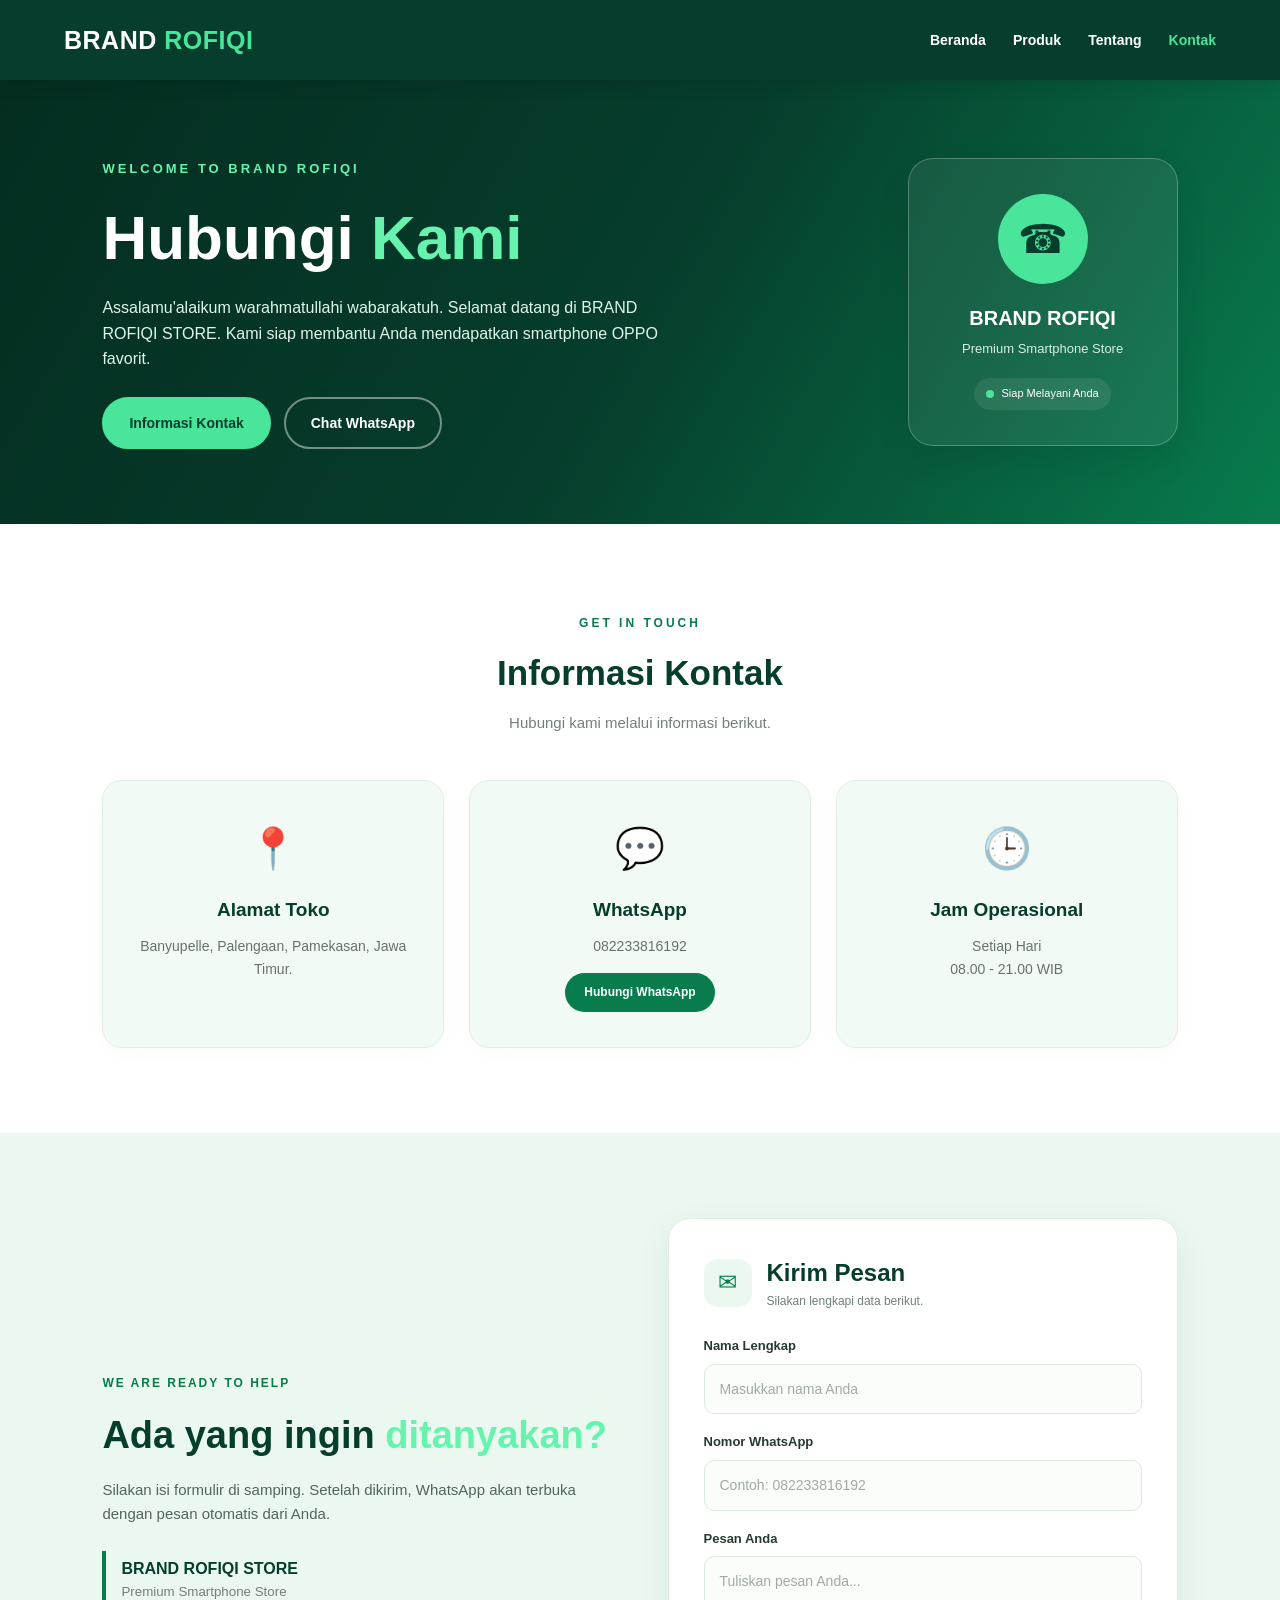
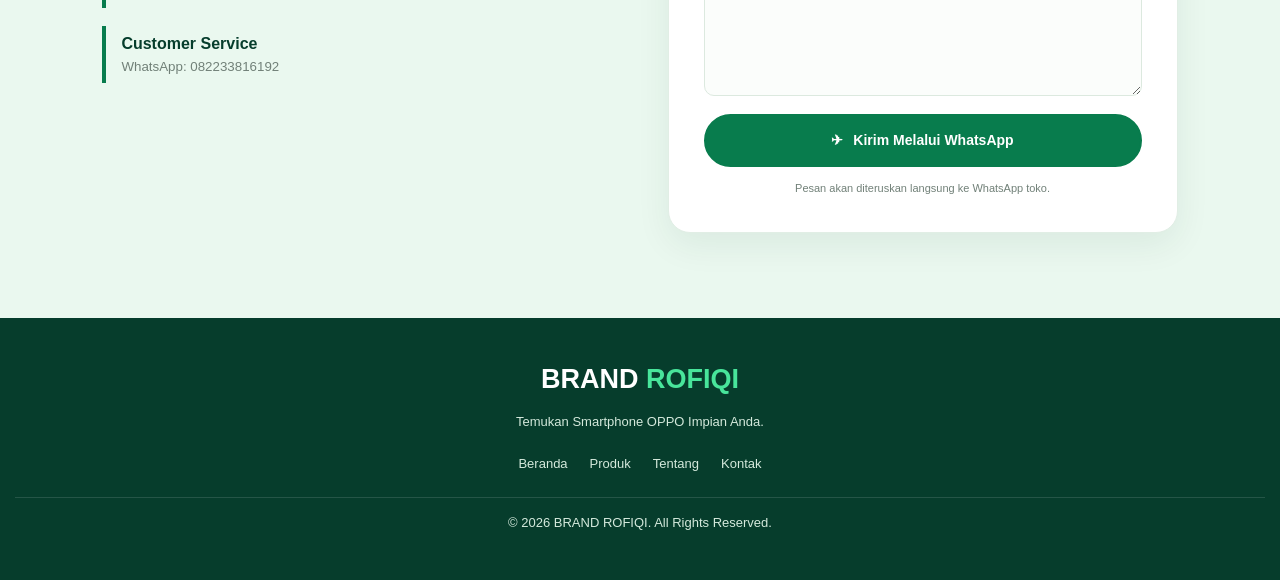
<file: kontak/index.html>
<!DOCTYPE html>
<html lang="id">
<head>
    <meta charset="UTF-8">
    <meta name="viewport" content="width=device-width, initial-scale=1.0">
    <meta name="theme-color" content="#063d2c">

    <meta name="description" content="Kontak resmi BRAND ROFIQI STORE. Hubungi kami untuk informasi dan pemesanan HP OPPO terbaru.">

    <title>Kontak Kami | BRAND ROFIQI</title>

    <link rel="stylesheet" href="style.css">
</head>

<body>

<!-- HEADER -->
<header class="header">
    <nav class="navbar">

        <a href="index.html" class="logo">
            BRAND <span>ROFIQI</span>
        </a>

        <ul class="nav-menu">
            <li><a href="index.html">Beranda</a></li>
            <li><a href="produk.html">Produk</a></li>
            <li><a href="tentang.html">Tentang</a></li>
            <li><a href="kontak.html" class="active">Kontak</a></li>
        </ul>

    </nav>
</header>

<!-- HERO -->
<section class="hero">

    <div class="hero-content">

        <span class="subtitle">WELCOME TO BRAND ROFIQI</span>

        <h1>
            Hubungi <span>Kami</span>
        </h1>

        <p>
            Assalamu'alaikum warahmatullahi wabarakatuh.
            Selamat datang di BRAND ROFIQI STORE.
            Kami siap membantu Anda mendapatkan
            smartphone OPPO favorit.
        </p>

        <div class="hero-buttons">
            <a href="#informasi" class="btn">
                Informasi Kontak
            </a>

            <a href="https://wa.me/6282233816192?text=Assalamu%27alaikum%20BRAND%20ROFIQI"
               target="_blank"
               rel="noopener"
               class="btn btn-outline">
                Chat WhatsApp
            </a>
        </div>

    </div>

    <div class="hero-icon">

        <div class="phone-icon">☎</div>

        <h3>BRAND ROFIQI</h3>

        <p>Premium Smartphone Store</p>

        <div class="online-status">
            <span></span> Siap Melayani Anda
        </div>

    </div>

</section>

<!-- INFORMASI KONTAK -->
<section class="contact-section" id="informasi">

    <div class="section-heading">
        <span>GET IN TOUCH</span>
        <h2>Informasi Kontak</h2>
        <p>Hubungi kami melalui informasi berikut.</p>
    </div>

    <div class="contact-grid">

        <!-- ALAMAT -->
        <div class="contact-card">

            <div class="contact-icon">📍</div>

            <h3>Alamat Toko</h3>

            <p>
                Banyupelle, Palengaan,
                Pamekasan, Jawa Timur.
            </p>

        </div>

        <!-- WHATSAPP -->
        <div class="contact-card">

            <div class="contact-icon">💬</div>

            <h3>WhatsApp</h3>

            <p>082233816192</p>

            <a
                href="https://wa.me/6282233816192?text=Assalamu%27alaikum%20BRAND%20ROFIQI"
                target="_blank"
                rel="noopener"
                class="small-btn">
                Hubungi WhatsApp
            </a>

        </div>

        <!-- JAM OPERASIONAL -->
        <div class="contact-card">

            <div class="contact-icon">🕒</div>

            <h3>Jam Operasional</h3>

            <p>
                Setiap Hari<br>
                08.00 - 21.00 WIB
            </p>

        </div>

    </div>

</section>

<!-- FORM PESAN -->
<section class="message-section">

    <div class="message-container">

        <div class="message-info">

            <span>WE ARE READY TO HELP</span>

            <h2>
                Ada yang ingin
                <span>ditanyakan?</span>
            </h2>

            <p>
                Silakan isi formulir di samping.
                Setelah dikirim, WhatsApp akan terbuka
                dengan pesan otomatis dari Anda.
            </p>

            <div class="info-item">
                <strong>BRAND ROFIQI STORE</strong>
                <small>Premium Smartphone Store</small>
            </div>

            <div class="info-item">
                <strong>Customer Service</strong>
                <small>WhatsApp: 082233816192</small>
            </div>

        </div>

        <!-- FORM WHATSAPP -->
        <div class="message-form">

            <div class="form-heading">
                <span class="form-icon">✉</span>

                <div>
                    <h3>Kirim Pesan</h3>
                    <p>Silakan lengkapi data berikut.</p>
                </div>
            </div>

            <form id="contactForm">

                <label for="nama">Nama Lengkap</label>

                <input
                    type="text"
                    id="nama"
                    placeholder="Masukkan nama Anda"
                    required>

                <label for="telepon">Nomor WhatsApp</label>

                <input
                    type="tel"
                    id="telepon"
                    placeholder="Contoh: 082233816192"
                    required>

                <label for="pesan">Pesan Anda</label>

                <textarea
                    id="pesan"
                    rows="5"
                    placeholder="Tuliskan pesan Anda..."
                    required></textarea>

                <button type="submit" class="btn submit-btn">
                    <span>✈</span> Kirim Melalui WhatsApp
                </button>

                <p class="form-note">
                    Pesan akan diteruskan langsung ke WhatsApp toko.
                </p>

            </form>

        </div>

    </div>

</section>

<!-- FOOTER -->
<footer class="footer">

    <h2>BRAND <span>ROFIQI</span></h2>

    <p>Temukan Smartphone OPPO Impian Anda.</p>

    <div class="footer-links">
        <a href="index.html">Beranda</a>
        <a href="produk.html">Produk</a>
        <a href="tentang.html">Tentang</a>
        <a href="kontak.html">Kontak</a>
    </div>

    <p class="copyright">
        © 2026 BRAND ROFIQI. All Rights Reserved.
    </p>

</footer>

<!-- WHATSAPP JAVASCRIPT -->
<script>

document.getElementById("contactForm").addEventListener("submit", function(e) {

    e.preventDefault();

    const nama = document.getElementById("nama").value.trim();
    const telepon = document.getElementById("telepon").value.trim();
    const pesan = document.getElementById("pesan").value.trim();

    if (!nama || !telepon || !pesan) {
        alert("Mohon lengkapi semua data!");
        return;
    }

    const nomorToko = "6282233816192";

    const isiPesan =
        "Assalamu'alaikum warahmatullahi wabarakatuh.\n\n" +
        "Halo BRAND ROFIQI STORE.\n\n" +
        "Perkenalkan, nama saya: " + nama + "\n" +
        "Nomor WhatsApp saya: " + telepon + "\n\n" +
        "Pesan saya:\n" + pesan + "\n\n" +
        "Terima kasih.\n" +
        "Wassalamu'alaikum warahmatullahi wabarakatuh.";

    const link =
        "https://wa.me/" + nomorToko +
        "?text=" + encodeURIComponent(isiPesan);

    window.open(link, "_blank");

});

</script>

</body>
</html>
</file>
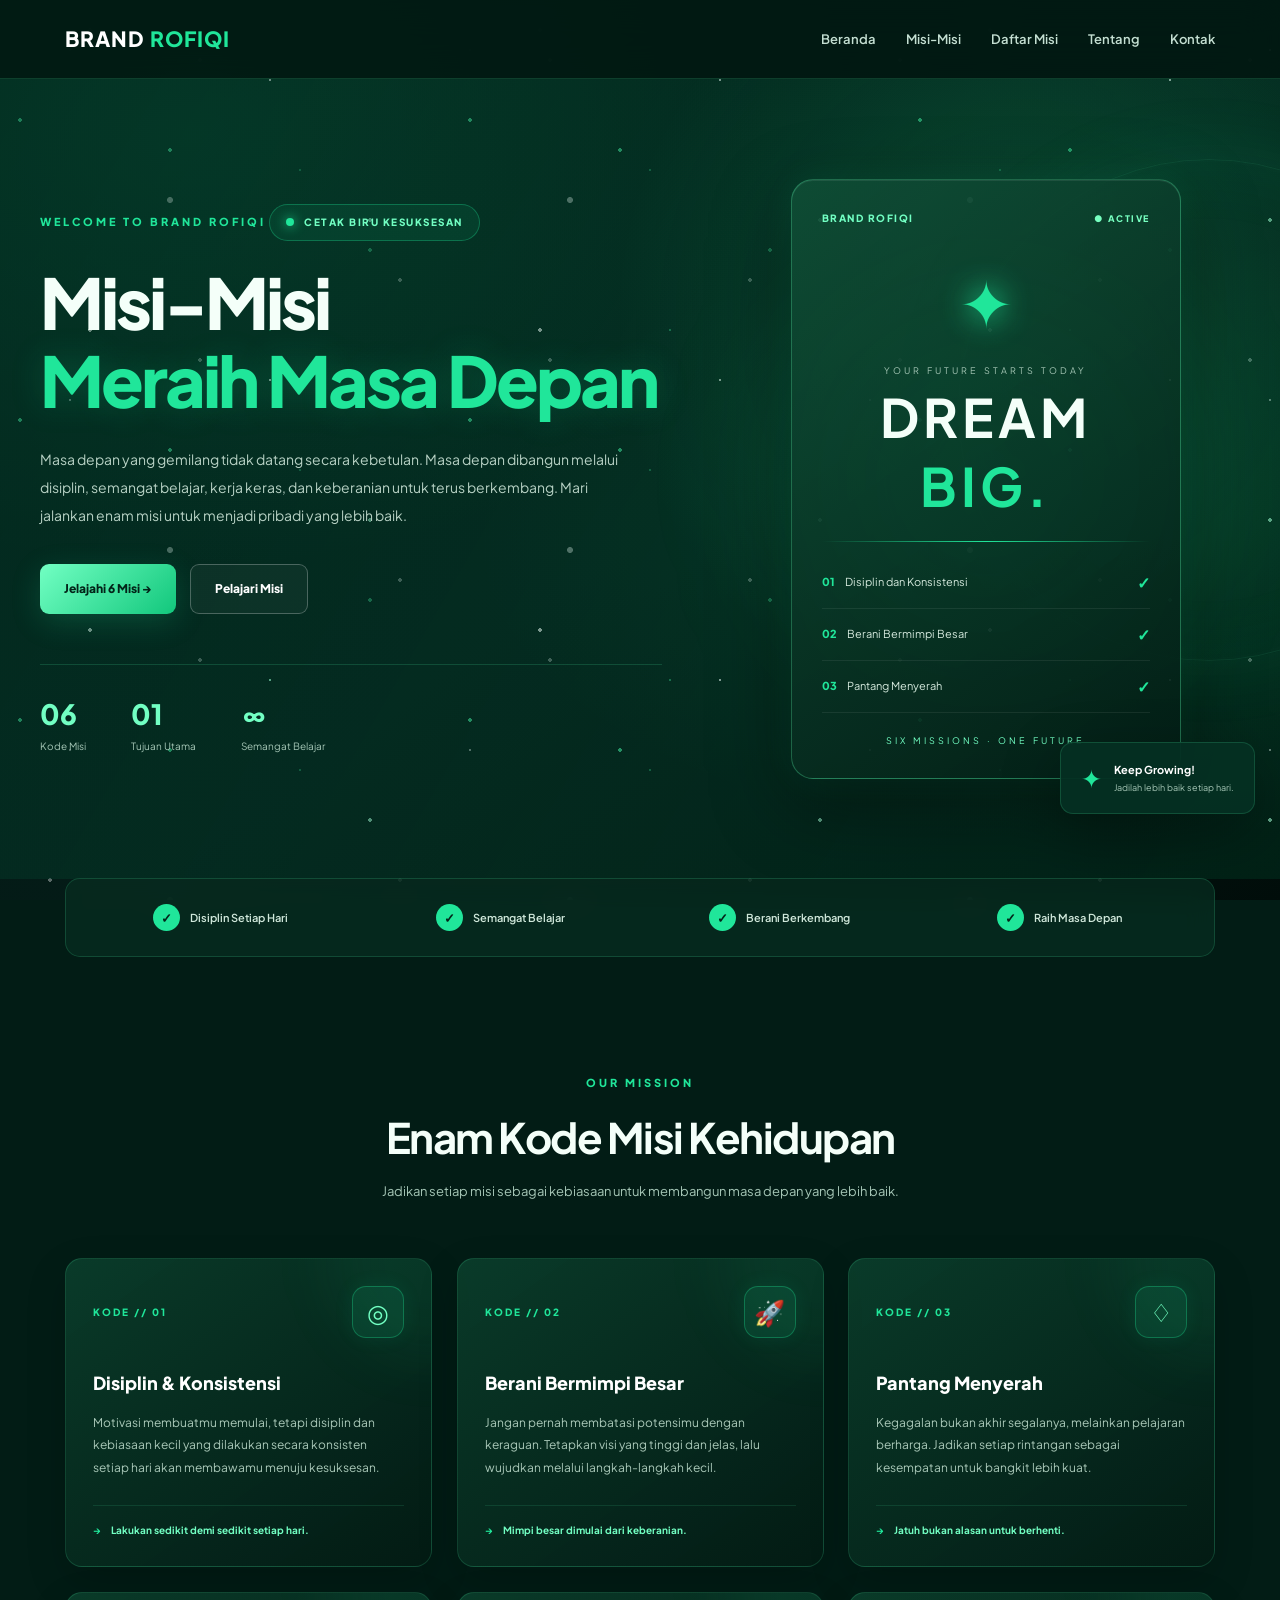
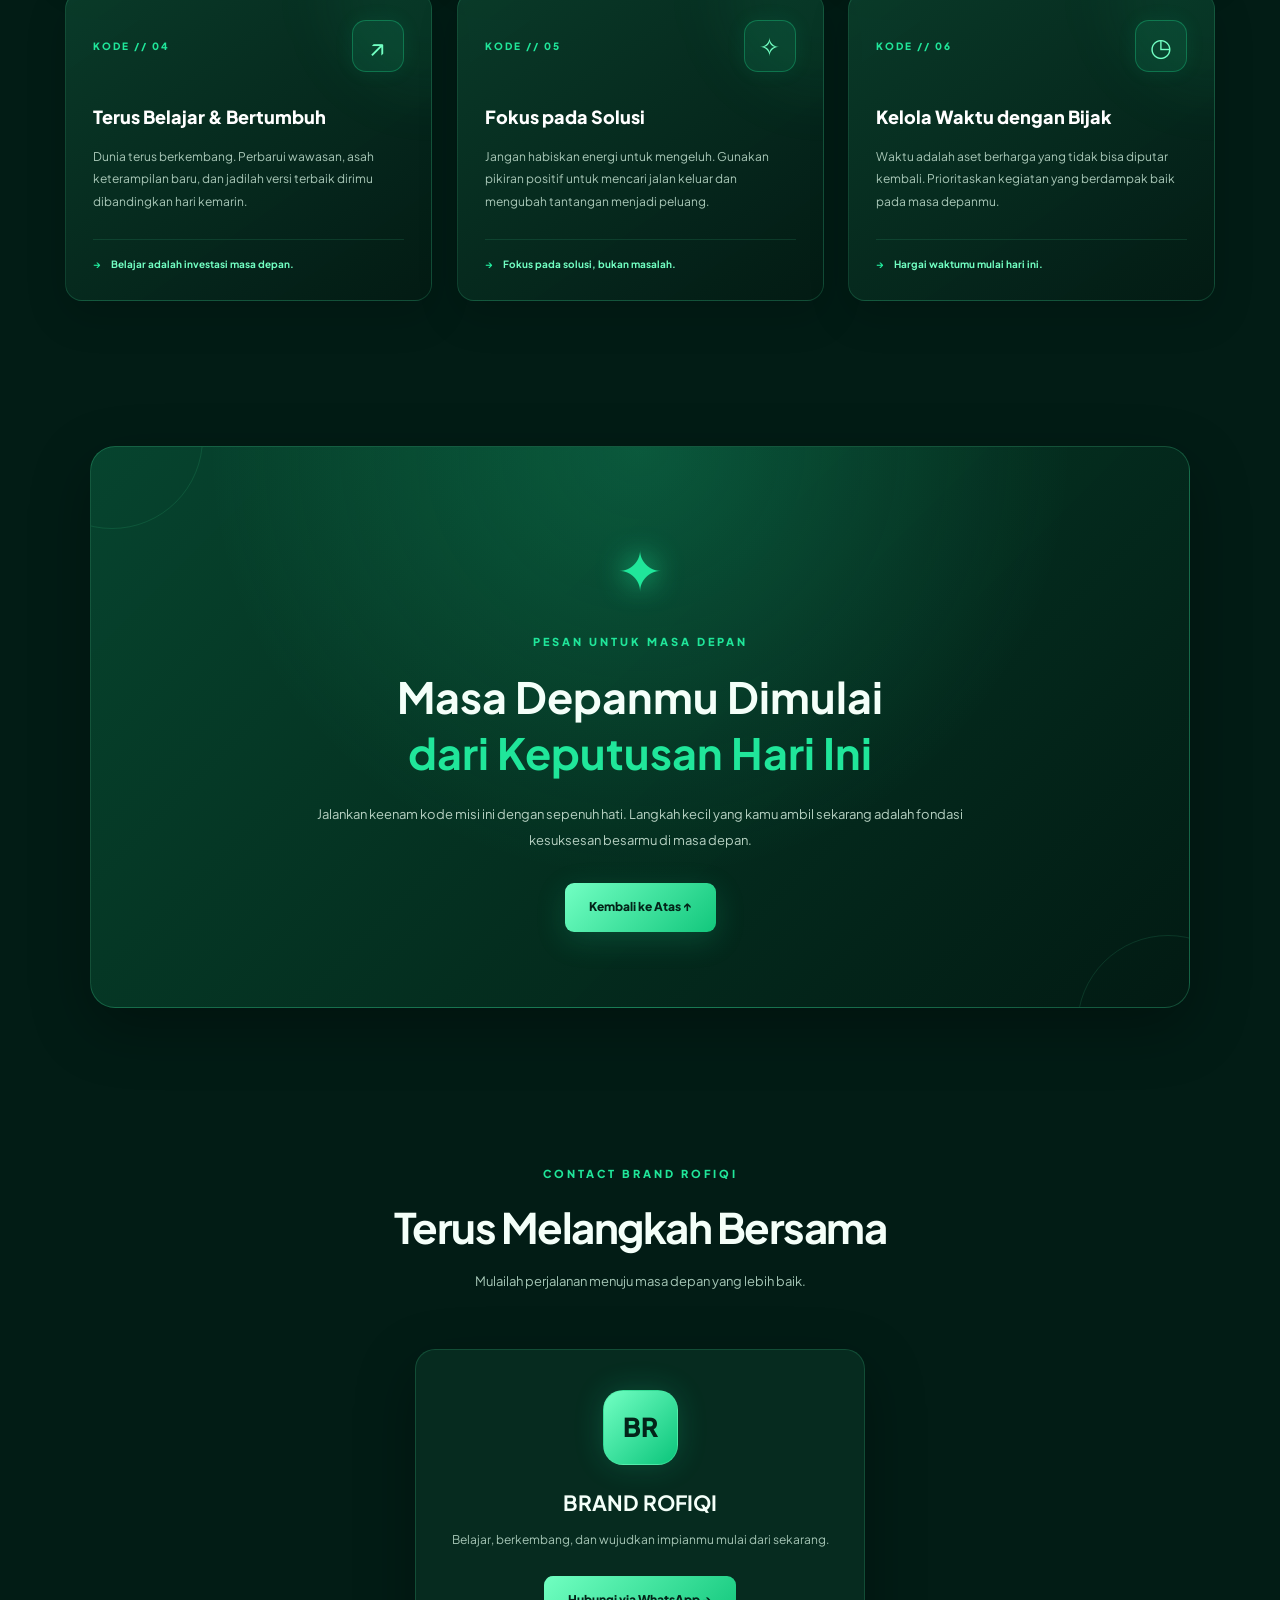
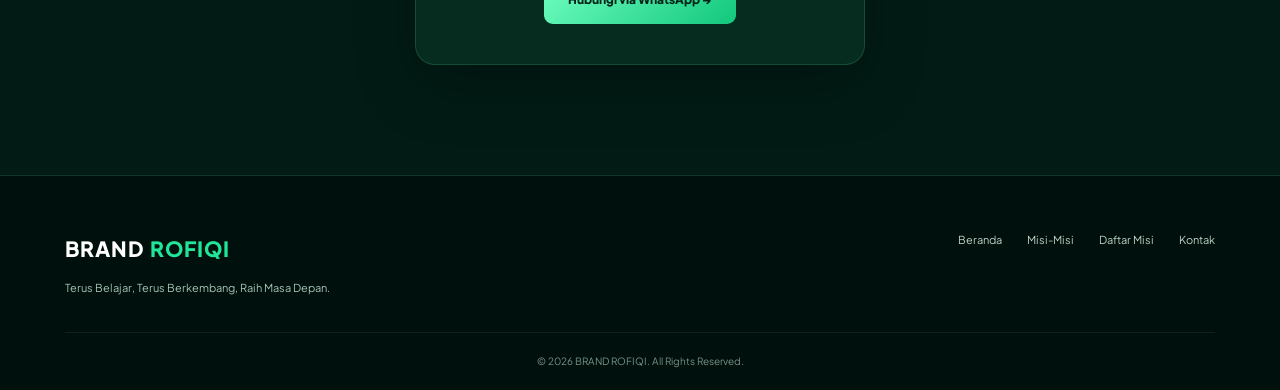
<file: misi-misi/index.html>
<!DOCTYPE html>
<html lang="id">
<head> 
    <link rel="stylesheet" href="/misi-misi/style.css">
    <meta charset="UTF-8">
    <meta name="viewport" content="width=device-width, initial-scale=1.0">
    <meta name="theme-color" content="#063d2c">
    <meta name="description" content="Enam misi motivasi BRAND ROFIQI untuk belajar, berkembang, dan meraih masa depan.">

    <title>MISI-MISI | BRAND ROFIQI</title>

    <link rel="preconnect" href="https://fonts.googleapis.com">
    <link rel="preconnect" href="https://fonts.gstatic.com" crossorigin>
    <link href="https://fonts.googleapis.com/css2?family=Plus+Jakarta+Sans:wght@400;500;600;700;800&display=swap" rel="stylesheet">

    <!-- Pastikan nama file CSS sama persis (huruf kecil semua) untuk GitHub Pages -->
    <link rel="stylesheet" href="style.css">
</head>

<body>

<!-- EFEK HUJAN BINTANG GALAXY (WAJIB ADA AGAR ANIMASI MUNCUL) -->
<div class="star-background" aria-hidden="true">
    <div class="stars stars-one"></div>
    <div class="stars stars-two"></div>
    <div class="stars stars-three"></div>
    <div class="shooting-star"></div>
    <div class="shooting-star shooting-two"></div>
    <div class="shooting-star shooting-three"></div>
</div>

<!-- HEADER -->
<header class="header">
    <div class="header-container">

        <a href="../index.html" class="logo">
            BRAND <span>ROFIQI</span>
        </a>

        <input type="checkbox" id="menu-toggle" class="menu-toggle">

        <label for="menu-toggle" class="menu-button" aria-label="Buka menu">
            <span></span>
            <span></span>
            <span></span>
        </label>

        <nav class="nav-menu">
            <a href="../index.html">Beranda</a>
            <a href="#beranda">Misi-Misi</a>
            <a href="#daftar-misi">Daftar Misi</a>
            <a href="#tentang">Tentang</a>
            <a href="#kontak">Kontak</a>
        </nav>

    </div>
</header>

<main>

<!-- HERO -->
<section class="hero" id="beranda">

    <div class="hero-container">

        <div class="hero-content">

            <span class="label">WELCOME TO BRAND ROFIQI</span>

            <div class="badge-misi">
                <span class="badge-dot"></span>
                CETAK BIRU KESUKSESAN
            </div>

            <h1>
                Misi-Misi
                <span>Meraih Masa Depan</span>
            </h1>

            <p>
                Masa depan yang gemilang tidak datang secara kebetulan.
                Masa depan dibangun melalui disiplin, semangat belajar,
                kerja keras, dan keberanian untuk terus berkembang.
                Mari jalankan enam misi untuk menjadi pribadi yang lebih baik.
            </p>

            <div class="hero-buttons">
                <a href="#daftar-misi" class="btn btn-primary">
                    Jelajahi 6 Misi →
                </a>

                <a href="#tentang" class="btn btn-outline">
                    Pelajari Misi
                </a>
            </div>

            <div class="hero-stat">
                <div>
                    <strong>06</strong>
                    <small>Kode Misi</small>
                </div>

                <div>
                    <strong>01</strong>
                    <small>Tujuan Utama</small>
                </div>

                <div>
                    <strong>∞</strong>
                    <small>Semangat Belajar</small>
                </div>
            </div>

        </div>

        <!-- ILUSTRASI HERO -->
        <div class="hero-visual">

            <div class="visual-glow"></div>

            <div class="mission-display">

                <div class="display-top">
                    <span>BRAND ROFIQI</span>
                    <span class="display-status">● ACTIVE</span>
                </div>

                <div class="display-symbol">✦</div>

                <span class="display-label">YOUR FUTURE STARTS TODAY</span>

                <h2>
                    DREAM
                    <span>BIG.</span>
                </h2>

                <div class="display-line"></div>

                <div class="display-item">
                    <span>01</span>
                    <p>Disiplin dan Konsistensi</p>
                    <b>✓</b>
                </div>

                <div class="display-item">
                    <span>02</span>
                    <p>Berani Bermimpi Besar</p>
                    <b>✓</b>
                </div>

                <div class="display-item">
                    <span>03</span>
                    <p>Pantang Menyerah</p>
                    <b>✓</b>
                </div>

                <div class="display-bottom">
                    SIX MISSIONS · ONE FUTURE
                </div>

            </div>

            <div class="floating-card">
                <span>✦</span>
                <div>
                    <strong>Keep Growing!</strong>
                    <small>Jadilah lebih baik setiap hari.</small>
                </div>
            </div>

        </div>

    </div>
</section>

<!-- KEUNGGULAN SINGKAT -->
<section class="benefit-strip">

    <div class="benefit-item">
        <span>✓</span>
        <p>Disiplin Setiap Hari</p>
    </div>

    <div class="benefit-item">
        <span>✓</span>
        <p>Semangat Belajar</p>
    </div>

    <div class="benefit-item">
        <span>✓</span>
        <p>Berani Berkembang</p>
    </div>

    <div class="benefit-item">
        <span>✓</span>
        <p>Raih Masa Depan</p>
    </div>

</section>

<!-- DAFTAR MISI -->
<section class="section missions" id="daftar-misi">

    <div class="section-heading">
        <span class="section-label">OUR MISSION</span>

        <h2>Enam Kode Misi Kehidupan</h2>

        <p>
            Jadikan setiap misi sebagai kebiasaan untuk membangun
            masa depan yang lebih baik.
        </p>
    </div>

    <div class="mission-grid">

        <!-- MISI 01 (Ditambah class mission-01) -->
        <article class="code-card mission-01">
            <div>
                <div class="card-top">
                    <span class="code-tag">KODE // 01</span>
                    <div class="icon-box">◎</div>
                </div>

                <h3>Disiplin &amp; Konsistensi</h3>

                <p>
                    Motivasi membuatmu memulai, tetapi disiplin dan
                    kebiasaan kecil yang dilakukan secara konsisten
                    setiap hari akan membawamu menuju kesuksesan.
                </p>
            </div>

            <div class="card-mantra">
                <span>→</span>
                Lakukan sedikit demi sedikit setiap hari.
            </div>
        </article>

        <!-- MISI 02 (Ditambah class mission-02) -->
        <article class="code-card mission-02">
            <div>
                <div class="card-top">
                    <span class="code-tag">KODE // 02</span>
                    <div class="icon-box">🚀</div>
                </div>

                <h3>Berani Bermimpi Besar</h3>

                <p>
                    Jangan pernah membatasi potensimu dengan
                    keraguan. Tetapkan visi yang tinggi dan jelas,
                    lalu wujudkan melalui langkah-langkah kecil.
                </p>
            </div>

            <div class="card-mantra">
                <span>→</span>
                Mimpi besar dimulai dari keberanian.
            </div>
        </article>

        <!-- MISI 03 (Ditambah class mission-03) -->
        <article class="code-card mission-03">
            <div>
                <div class="card-top">
                    <span class="code-tag">KODE // 03</span>
                    <div class="icon-box">♢</div>
                </div>

                <h3>Pantang Menyerah</h3>

                <p>
                    Kegagalan bukan akhir segalanya, melainkan
                    pelajaran berharga. Jadikan setiap rintangan
                    sebagai kesempatan untuk bangkit lebih kuat.
                </p>
            </div>

            <div class="card-mantra">
                <span>→</span>
                Jatuh bukan alasan untuk berhenti.
            </div>
        </article>

        <!-- MISI 04 (Ditambah class mission-04) -->
        <article class="code-card mission-04">
            <div>
                <div class="card-top">
                    <span class="code-tag">KODE // 04</span>
                    <div class="icon-box">↗</div>
                </div>

                <h3>Terus Belajar &amp; Bertumbuh</h3>

                <p>
                    Dunia terus berkembang. Perbarui wawasan,
                    asah keterampilan baru, dan jadilah versi
                    terbaik dirimu dibandingkan hari kemarin.
                </p>
            </div>

            <div class="card-mantra">
                <span>→</span>
                Belajar adalah investasi masa depan.
            </div>
        </article>

        <!-- MISI 05 (Ditambah class mission-05) -->
        <article class="code-card mission-05">
            <div>
                <div class="card-top">
                    <span class="code-tag">KODE // 05</span>
                    <div class="icon-box">✧</div>
                </div>

                <h3>Fokus pada Solusi</h3>

                <p>
                    Jangan habiskan energi untuk mengeluh.
                    Gunakan pikiran positif untuk mencari jalan
                    keluar dan mengubah tantangan menjadi peluang.
                </p>
            </div>

            <div class="card-mantra">
                <span>→</span>
                Fokus pada solusi, bukan masalah.
            </div>
        </article>

        <!-- MISI 06 (Ditambah class mission-06) -->
        <article class="code-card mission-06">
            <div>
                <div class="card-top">
                    <span class="code-tag">KODE // 06</span>
                    <div class="icon-box">◷</div>
                </div>

                <h3>Kelola Waktu dengan Bijak</h3>

                <p>
                    Waktu adalah aset berharga yang tidak bisa
                    diputar kembali. Prioritaskan kegiatan yang
                    berdampak baik pada masa depanmu.
                </p>
            </div>

            <div class="card-mantra">
                <span>→</span>
                Hargai waktumu mulai hari ini.
            </div>
        </article>

    </div>
</section>

<!-- PESAN MOTIVASI -->
<section class="cta-section" id="tentang">

    <div class="cta-banner">

        <div class="cta-symbol">✦</div>

        <span class="section-label">PESAN UNTUK MASA DEPAN</span>

        <h2>
            Masa Depanmu Dimulai
            <span>dari Keputusan Hari Ini</span>
        </h2>

        <p>
            Jalankan keenam kode misi ini dengan sepenuh hati.
            Langkah kecil yang kamu ambil sekarang adalah fondasi
            kesuksesan besarmu di masa depan.
        </p>

        <a href="#beranda" class="btn btn-primary">
            Kembali ke Atas ↑
        </a>

    </div>

</section>

<!-- KONTAK -->
<section class="section contact" id="kontak">

    <div class="section-heading">
        <span class="section-label">CONTACT BRAND ROFIQI</span>
        <h2>Terus Melangkah Bersama</h2>
        <p>Mulailah perjalanan menuju masa depan yang lebih baik.</p>
    </div>

    <div class="contact-card">

        <div class="contact-logo">BR</div>

        <h3>BRAND ROFIQI</h3>

        <p>
            Belajar, berkembang, dan wujudkan impianmu
            mulai dari sekarang.
        </p>

        <a href="https://wa.me/6282233816192"
           class="btn btn-whatsapp"
           target="_blank"
           rel="noopener noreferrer">
            Hubungi via WhatsApp →
        </a>

    </div>

</section>

</main>

<!-- FOOTER -->
<footer class="footer">

    <div class="footer-container">

        <div>
            <a href="../index.html" class="footer-logo">
                BRAND <span>ROFIQI</span>
            </a>

            <p>
                Terus Belajar, Terus Berkembang, Raih Masa Depan.
            </p>
        </div>

        <div class="footer-links">
            <a href="../index.html">Beranda</a>
            <a href="#beranda">Misi-Misi</a>
            <a href="#daftar-misi">Daftar Misi</a>
            <a href="#kontak">Kontak</a>
        </div>

    </div>

    <div class="copyright">
        © 2026 BRAND ROFIQI. All Rights Reserved.
    </div>

</footer>

</body>
</html>
</file>
<file: kontak/style.css>
/* ==========================================
   BRAND ROFIQI - CONTACT PAGE
   PREMIUM RESPONSIVE WEBSITE
========================================== */

/* RESET */
* {
    margin: 0;
    padding: 0;
    box-sizing: border-box;
}

:root {
    --green: #087c4d;
    --dark: #063d2c;
    --light-green: #48e59b;
    --soft-green: #eaf8ef;
    --white: #ffffff;
    --text: #18251e;
    --muted: #718078;
    --border: #e1eee5;
    --shadow: 0 12px 35px #063d2c12;
}

html {
    scroll-behavior: smooth;
    scroll-padding-top: 100px;
}

body {
    font-family: Arial, Helvetica, sans-serif;
    background: var(--white);
    color: var(--text);
    line-height: 1.6;
    overflow-x: hidden;
}

a {
    text-decoration: none;
    -webkit-tap-highlight-color: transparent;
}

button,
input,
textarea {
    font: inherit;
}

/* ==========================================
   HEADER
========================================== */

.header {
    width: 100%;
    background: var(--dark);
    position: sticky;
    top: 0;
    z-index: 1000;
    box-shadow: 0 3px 18px #00000020;
}

.navbar {
    width: 90%;
    max-width: 1250px;
    min-height: 80px;
    margin: auto;
    display: flex;
    align-items: center;
    justify-content: space-between;
    gap: 25px;
}

.logo {
    color: var(--white);
    font-size: 25px;
    font-weight: 900;
    white-space: nowrap;
    letter-spacing: .5px;
}

.logo span,
.footer span {
    color: var(--light-green);
}

.nav-menu {
    display: flex;
    align-items: center;
    gap: 27px;
    list-style: none;
}

.nav-menu a {
    color: white;
    font-size: 14px;
    font-weight: bold;
    transition: .3s;
}

.nav-menu a:hover,
.nav-menu a.active {
    color: var(--light-green);
}

/* ==========================================
   HERO
========================================== */

.hero {
    min-height: 430px;
    padding: 75px 8%;
    background: linear-gradient(
        120deg,
        #042d20,
        #063d2c,
        #087c4d
    );
    color: white;
    display: flex;
    align-items: center;
    justify-content: space-between;
    gap: 45px;
    overflow: hidden;
}

.hero-content {
    width: 65%;
    max-width: 650px;
}

.subtitle {
    color: #65f3ad;
    font-size: 13px;
    font-weight: bold;
    letter-spacing: 3px;
}

.hero h1 {
    font-size: clamp(40px, 5vw, 62px);
    line-height: 1.2;
    margin: 20px 0;
}

.hero h1 span,
.message-info h2 span {
    color: #65f3ad;
}

.hero-content p {
    max-width: 570px;
    color: #e0f5e9;
    font-size: 16px;
    margin-bottom: 25px;
}

.hero-buttons {
    display: flex;
    flex-wrap: wrap;
    gap: 13px;
}

.btn {
    display: inline-block;
    padding: 13px 25px;
    background: var(--light-green);
    color: var(--dark);
    border: 2px solid var(--light-green);
    border-radius: 30px;
    font-size: 14px;
    font-weight: bold;
    text-align: center;
    cursor: pointer;
    transition: .3s;
}

.btn:hover {
    background: white;
    border-color: white;
    transform: translateY(-3px);
}

.btn-outline {
    background: transparent;
    color: white;
    border-color: #ffffff70;
}

.btn-outline:hover {
    background: white;
    color: var(--dark);
}

/* HERO ICON */

.hero-icon {
    width: 270px;
    min-width: 230px;
    padding: 35px 20px;
    text-align: center;
    border: 1px solid #ffffff40;
    border-radius: 25px;
    background: #ffffff12;
    box-shadow: 0 15px 35px #00000015;
}

.phone-icon {
    width: 90px;
    height: 90px;
    margin: 0 auto 18px;
    display: flex;
    align-items: center;
    justify-content: center;
    background: var(--light-green);
    color: var(--dark);
    border-radius: 50%;
    font-size: 40px;
}

.hero-icon h3 {
    font-size: 20px;
    margin-bottom: 5px;
}

.hero-icon p {
    color: #d6f0e2;
    font-size: 13px;
}

.online-status {
    display: inline-flex;
    align-items: center;
    gap: 7px;
    margin-top: 18px;
    padding: 7px 12px;
    background: #ffffff15;
    border-radius: 20px;
    font-size: 11px;
}

.online-status span {
    width: 8px;
    height: 8px;
    background: #48e59b;
    border-radius: 50%;
}

/* ==========================================
   CONTACT INFORMATION
========================================== */

.contact-section {
    padding: 85px 8%;
    background: white;
}

.section-heading {
    text-align: center;
    margin-bottom: 45px;
}

.section-heading span {
    color: var(--green);
    font-size: 12px;
    font-weight: bold;
    letter-spacing: 3px;
}

.section-heading h2 {
    color: var(--dark);
    font-size: 35px;
    margin: 10px 0;
}

.section-heading p {
    color: var(--muted);
    font-size: 15px;
}

.contact-grid {
    max-width: 1200px;
    margin: auto;
    display: grid;
    grid-template-columns: repeat(3, minmax(0, 1fr));
    gap: 25px;
}

.contact-card {
    padding: 35px 22px;
    text-align: center;
    background: #f2faf5;
    border: 1px solid var(--border);
    border-radius: 20px;
    box-shadow: 0 5px 20px #00000005;
    transition: .3s;
}

.contact-card:hover {
    transform: translateY(-7px);
    box-shadow: var(--shadow);
}

.contact-icon {
    font-size: 40px;
    margin-bottom: 15px;
}

.contact-card h3 {
    color: var(--dark);
    font-size: 19px;
    margin-bottom: 10px;
}

.contact-card p {
    color: #66736a;
    font-size: 14px;
    margin-bottom: 15px;
}

.small-btn {
    display: inline-block;
    background: var(--green);
    color: white;
    padding: 10px 19px;
    border-radius: 25px;
    font-size: 12px;
    font-weight: bold;
    transition: .3s;
}

.small-btn:hover {
    background: var(--dark);
    transform: translateY(-2px);
}

/* ==========================================
   MESSAGE SECTION
========================================== */

.message-section {
    padding: 85px 8%;
    background: var(--soft-green);
}

.message-container {
    max-width: 1100px;
    margin: auto;
    display: grid;
    grid-template-columns: 1fr 1fr;
    gap: 55px;
    align-items: center;
}

.message-info > span {
    color: var(--green);
    font-size: 12px;
    font-weight: bold;
    letter-spacing: 2px;
}

.message-info h2 {
    color: var(--dark);
    font-size: 38px;
    line-height: 1.25;
    margin: 18px 0;
}

.message-info p {
    color: #53665a;
    font-size: 15px;
    margin-bottom: 25px;
}

.info-item {
    display: flex;
    flex-direction: column;
    margin-top: 18px;
    padding: 5px 0 5px 15px;
    border-left: 4px solid var(--green);
}

.info-item strong {
    color: var(--dark);
}

.info-item small {
    color: var(--muted);
}

/* ==========================================
   CONTACT FORM
========================================== */

.message-form {
    width: 100%;
    padding: 35px;
    background: white;
    border: 1px solid var(--border);
    border-radius: 22px;
    box-shadow: var(--shadow);
}

.form-heading {
    display: flex;
    align-items: center;
    gap: 15px;
    margin-bottom: 25px;
}

.form-icon {
    width: 48px;
    height: 48px;
    display: flex;
    align-items: center;
    justify-content: center;
    background: var(--soft-green);
    color: var(--green);
    border-radius: 14px;
    font-size: 23px;
}

.form-heading h3 {
    color: var(--dark);
    font-size: 24px;
}

.form-heading p {
    color: var(--muted);
    font-size: 12px;
}

.message-form label {
    display: block;
    color: #263b30;
    font-size: 13px;
    font-weight: bold;
    margin-bottom: 7px;
}

.message-form input,
.message-form textarea {
    display: block;
    width: 100%;
    padding: 13px 15px;
    margin-bottom: 18px;
    border: 1px solid #dce9df;
    border-radius: 10px;
    outline: none;
    background: #fbfdfb;
    color: var(--text);
    font-size: 14px;
    transition: .3s;
}

.message-form input:focus,
.message-form textarea:focus {
    border-color: var(--green);
    box-shadow: 0 0 0 3px #07945b15;
}

.message-form input::placeholder,
.message-form textarea::placeholder {
    color: #a0aaa3;
}

.message-form textarea {
    resize: vertical;
    min-height: 130px;
}

.submit-btn {
    display: block;
    width: 100%;
    background: var(--green);
    color: white;
    border-color: var(--green);
}

.submit-btn:hover {
    background: var(--dark);
    border-color: var(--dark);
}

.submit-btn span {
    margin-right: 6px;
}

.form-note {
    color: var(--muted);
    text-align: center;
    font-size: 11px;
    margin-top: 13px;
}

/* ==========================================
   FOOTER
========================================== */

.footer {
    padding: 40px 15px;
    text-align: center;
    background: var(--dark);
    color: white;
}

.footer h2 {
    font-size: 27px;
    margin-bottom: 10px;
}

.footer p {
    color: #d4e9dc;
    font-size: 13px;
    margin: 6px 0;
}

.footer-links {
    display: flex;
    justify-content: center;
    flex-wrap: wrap;
    gap: 22px;
    margin: 22px 0;
}

.footer-links a {
    color: #d4e9dc;
    font-size: 13px;
    transition: .3s;
}

.footer-links a:hover {
    color: var(--light-green);
}

.copyright {
    margin-top: 20px !important;
    padding-top: 15px;
    border-top: 1px solid #ffffff20;
}

/* ==========================================
   TABLET
========================================== */

@media (max-width: 900px) {

    .navbar {
        width: 94%;
        flex-wrap: wrap;
        justify-content: center;
        padding: 15px 0;
        gap: 15px;
    }

    .nav-menu {
        flex-wrap: wrap;
        justify-content: center;
        gap: 18px;
    }

    .hero {
        padding: 60px 6%;
        gap: 25px;
    }

    .hero-content {
        width: 60%;
    }

    .contact-grid {
        grid-template-columns: repeat(2, minmax(0, 1fr));
    }

    .message-container {
        gap: 30px;
    }

}

/* ==========================================
   MOBILE
========================================== */

@media (max-width: 650px) {

    html {
        scroll-padding-top: 135px;
    }

    .navbar {
        width: 94%;
        min-height: auto;
        padding: 14px 0;
        gap: 12px;
    }

    .logo {
        width: 100%;
        text-align: center;
        font-size: 23px;
    }

    .nav-menu {
        width: 100%;
        gap: 10px 17px;
    }

    .nav-menu a {
        font-size: 12px;
    }

    /* HERO */

    .hero {
        min-height: auto;
        flex-direction: column;
        text-align: center;
        padding: 55px 6%;
        gap: 35px;
    }

    .hero-content {
        width: 100%;
    }

    .hero h1 {
        font-size: clamp(34px, 9vw, 42px);
    }

    .hero-content p {
        font-size: 14px;
    }

    .hero-buttons {
        justify-content: center;
    }

    .hero-icon {
        width: 100%;
        max-width: 280px;
    }

    /* CONTACT */

    .contact-section {
        padding: 60px 6%;
    }

    .section-heading {
        margin-bottom: 30px;
    }

    .section-heading h2 {
        font-size: 28px;
    }

    .section-heading p {
        font-size: 13px;
    }

    .contact-grid {
        grid-template-columns: 1fr;
        gap: 18px;
    }

    .contact-card {
        padding: 28px 18px;
    }

    /* MESSAGE */

    .message-section {
        padding: 60px 6%;
    }

    .message-container {
        grid-template-columns: 1fr;
        gap: 30px;
    }

    .message-info {
        text-align: center;
    }

    .message-info h2 {
        font-size: 30px;
    }

    .message-info p {
        font-size: 14px;
    }

    .info-item {
        display: flex;
        text-align: left;
        width: fit-content;
        margin: 18px auto;
    }

    .message-form {
        padding: 27px 20px;
    }

    .form-heading h3 {
        font-size: 22px;
    }

    /* FOOTER */

    .footer {
        padding: 32px 15px;
    }

    .footer h2 {
        font-size: 23px;
    }

}

/* ==========================================
   SMALL MOBILE
========================================== */

@media (max-width: 380px) {

    .nav-menu {
        gap: 9px 12px;
    }

    .nav-menu a {
        font-size: 11px;
    }

    .hero h1 {
        font-size: 32px;
    }

    .hero-buttons {
        flex-direction: column;
    }

    .hero-buttons .btn {
        width: 100%;
    }

    .message-info h2 {
        font-size: 27px;
    }

    .message-form {
        padding: 22px 15px;
    }

    .btn {
        padding: 11px 18px;
        font-size: 12px;
    }

}
</file>
<file: misi-misi/style.css>
/* =====================================================
   BRAND ROFIQI - GALAXY EMERALD PREMIUM
   MISSION WEBSITE 2026
   RESPONSIVE DESKTOP / TABLET / MOBILE
   GITHUB PAGES READY
===================================================== */

/* 1. RESET */
* {
    margin: 0;
    padding: 0;
    box-sizing: border-box;
}

:root {
    --green: #20e69a;
    --green-light: #72ffc3;
    --green-dark: #078b59;
    --deep: #021c15;
    --dark: #03140f;
    --white: #f4fff9;
    --muted: #a5c6b6;
    --glass: rgba(8, 48, 35, 0.75);
    --border: rgba(72, 232, 162, 0.18);
    --shadow: 0 20px 60px rgba(0, 0, 0, 0.3);
}

html {
    scroll-behavior: smooth;
    scroll-padding-top: 90px;
}

body {
    font-family: 'Plus Jakarta Sans', sans-serif;
    background: var(--deep);
    color: var(--white);
    overflow-x: hidden;
    isolation: isolate;
    line-height: 1.7;
}

a {
    text-decoration: none;
    color: inherit;
}

button,
input {
    font: inherit;
}

::selection {
    background: var(--green);
    color: #021c15;
}

/* 2. BACKGROUND GALAXY */

body::before {
    content: "";
    position: fixed;
    inset: 0;
    z-index: -2;
    pointer-events: none;
    background:
        radial-gradient(ellipse at 15% 15%,
            rgba(12, 128, 83, 0.22), transparent 40%),
        radial-gradient(ellipse at 85% 60%,
            rgba(18, 190, 113, 0.12), transparent 40%),
        linear-gradient(145deg, #021c15, #041b17 55%, #010d0a);
}

.star-background {
    position: fixed;
    inset: 0;
    z-index: 0;
    overflow: hidden;
    pointer-events: none;
}

.stars {
    position: absolute;
    inset: -100%;
    width: 300%;
    height: 300%;
    background-repeat: repeat;
    will-change: transform;
}

.stars-one {
    background-image:
        radial-gradient(2px 2px at 20px 30px, #fff 95%, transparent),
        radial-gradient(2px 2px at 100px 150px, #48e8a2 95%, transparent),
        radial-gradient(1px 1px at 200px 80px, #fff 95%, transparent),
        radial-gradient(2px 2px at 300px 220px, #a7f3d0 95%, transparent),
        radial-gradient(2px 2px at 400px 120px, #48e8a2 95%, transparent);
    background-size: 450px 300px;
    opacity: .7;
    animation: starRainOne 35s linear infinite;
}

.stars-two {
    background-image:
        radial-gradient(2px 2px at 50px 100px, #48e8a2 95%, transparent),
        radial-gradient(1px 1px at 150px 250px, #fff 95%, transparent),
        radial-gradient(3px 3px at 250px 50px, #fff 95%, transparent),
        radial-gradient(1px 1px at 350px 180px, #48e8a2 95%, transparent);
    background-size: 400px 350px;
    opacity: .45;
    animation: starRainTwo 48s linear infinite,
               starTwinkle 4s ease-in-out infinite alternate;
}

.stars-three {
    background-image:
        radial-gradient(2px 2px at 80px 60px, #fff 95%, transparent),
        radial-gradient(1px 1px at 180px 170px, #48e8a2 95%, transparent),
        radial-gradient(2px 2px at 280px 280px, #fff 95%, transparent);
    background-size: 350px 300px;
    opacity: .35;
    animation: starRainThree 60s linear infinite;
}

@keyframes starRainOne {
    to { transform: translate(-150px, 300px); }
}

@keyframes starRainTwo {
    to { transform: translate(-100px, 350px); }
}

@keyframes starRainThree {
    to { transform: translate(-80px, 300px); }
}

@keyframes starTwinkle {
    from { opacity: .2; }
    to { opacity: .8; }
}

/* 3. METEOR */

.shooting-star {
    position: absolute;
    top: -10%;
    left: 80%;
    width: 150px;
    height: 2px;
    border-radius: 50%;
    background: linear-gradient(
        90deg,
        #fff,
        var(--green-light),
        transparent
    );
    filter: drop-shadow(0 0 8px var(--green));
    opacity: 0;
    transform: rotate(-35deg);
    animation: shootingStar 6s ease-in infinite;
}

.shooting-star::before {
    content: "";
    position: absolute;
    left: 0;
    top: 50%;
    width: 5px;
    height: 5px;
    border-radius: 50%;
    background: white;
    box-shadow: 0 0 15px 4px var(--green);
    transform: translateY(-50%);
}

.shooting-two {
    top: 20%;
    left: 110%;
    width: 180px;
    animation-delay: 2s;
    animation-duration: 7s;
}

.shooting-three {
    top: 0;
    left: 50%;
    width: 120px;
    animation-delay: 4s;
    animation-duration: 8s;
}

@keyframes shootingStar {
    0% {
        opacity: 0;
        transform: translate(0, 0) rotate(-35deg);
    }
    10%, 55% {
        opacity: 1;
    }
    75%, 100% {
        opacity: 0;
        transform: translate(-850px, 550px) rotate(-35deg);
    }
}

/* 4. LAPISAN KONTEN */

.header,
main,
.footer {
    position: relative;
    z-index: 2;
}

/* 5. HEADER */

.header {
    position: sticky;
    top: 0;
    z-index: 100;
    width: 100%;
    background: rgba(2, 25, 18, .85);
    backdrop-filter: blur(18px);
    -webkit-backdrop-filter: blur(18px);
    border-bottom: 1px solid var(--border);
}

.header-container {
    max-width: 1200px;
    min-height: 78px;
    margin: auto;
    padding: 0 25px;
    display: flex;
    align-items: center;
    justify-content: space-between;
    gap: 25px;
}

.logo,
.footer-logo {
    font-size: 21px;
    font-weight: 800;
    letter-spacing: 1px;
    color: white;
}

.logo span,
.footer-logo span {
    color: var(--green);
}

.nav-menu {
    display: flex;
    align-items: center;
    gap: 30px;
}

.nav-menu a {
    position: relative;
    font-size: 13px;
    font-weight: 600;
    color: #c4dfd2;
    transition: .3s;
}

.nav-menu a::after {
    content: "";
    position: absolute;
    left: 0;
    bottom: -8px;
    width: 0;
    height: 2px;
    background: var(--green);
    transition: .3s;
}

.nav-menu a:hover {
    color: var(--green-light);
}

.nav-menu a:hover::after {
    width: 100%;
}

.menu-toggle,
.menu-button {
    display: none;
}

/* 6. HERO */

.hero {
    position: relative;
    min-height: 680px;
    padding: 100px 25px;
    overflow: hidden;
    background:
        radial-gradient(circle at 80% 30%,
            rgba(35, 211, 126, .2), transparent 35%),
        linear-gradient(120deg,
            rgba(4, 60, 43, .45),
            rgba(8, 124, 77, .18));
}

.hero::before {
    content: "";
    position: absolute;
    width: 500px;
    height: 500px;
    right: -180px;
    top: 10%;
    border-radius: 50%;
    border: 1px solid rgba(72, 232, 162, .1);
    box-shadow:
        0 0 80px rgba(32, 230, 154, .08),
        inset 0 0 80px rgba(32, 230, 154, .05);
    animation: orbitGlow 10s ease-in-out infinite;
}

@keyframes orbitGlow {
    50% {
        transform: scale(1.12) rotate(30deg);
        opacity: .5;
    }
}

.hero-container {
    position: relative;
    z-index: 2;
    max-width: 1200px;
    margin: auto;
    display: grid;
    grid-template-columns: 1.1fr .9fr;
    align-items: center;
    gap: 70px;
}

.hero-content {
    animation: fadeUp 1s ease both;
}

.label,
.section-label {
    display: inline-block;
    color: var(--green);
    font-size: 11px;
    font-weight: 800;
    letter-spacing: 3px;
    margin-bottom: 18px;
}

.badge-misi {
    display: inline-flex;
    align-items: center;
    gap: 10px;
    padding: 9px 16px;
    margin-bottom: 22px;
    border: 1px solid rgba(32, 230, 154, .3);
    border-radius: 50px;
    background: rgba(32, 230, 154, .07);
    color: var(--green-light);
    font-size: 10px;
    font-weight: 800;
    letter-spacing: 1.5px;
}

.badge-dot {
    width: 8px;
    height: 8px;
    border-radius: 50%;
    background: var(--green);
    box-shadow: 0 0 12px var(--green);
    animation: dotPulse 1.5s infinite;
}

@keyframes dotPulse {
    50% {
        opacity: .3;
        transform: scale(.7);
    }
}

.hero h1 {
    font-size: clamp(42px, 5.5vw, 70px);
    line-height: 1.12;
    font-weight: 800;
    letter-spacing: -3px;
    margin-bottom: 25px;
}

.hero h1 span {
    display: block;
    color: var(--green);
    text-shadow: 0 0 35px rgba(32, 230, 154, .2);
}

.hero-content > p {
    max-width: 590px;
    color: #b7d1c4;
    font-size: 14px;
    line-height: 2;
}

.hero-buttons {
    display: flex;
    flex-wrap: wrap;
    gap: 14px;
    margin-top: 35px;
}

.btn {
    display: inline-flex;
    align-items: center;
    justify-content: center;
    padding: 14px 24px;
    border-radius: 9px;
    font-size: 12px;
    font-weight: 800;
    transition: .35s;
    cursor: pointer;
}

.btn-primary {
    color: #032419;
    background: linear-gradient(135deg, #72ffc3, #12c77c);
    box-shadow: 0 8px 30px rgba(32, 230, 154, .18);
}

.btn-primary:hover {
    transform: translateY(-5px);
    box-shadow: 0 12px 35px rgba(32, 230, 154, .35);
}

.btn-outline {
    color: white;
    border: 1px solid rgba(255, 255, 255, .25);
    background: rgba(255, 255, 255, .04);
}

.btn-outline:hover {
    color: var(--green-light);
    border-color: var(--green);
    transform: translateY(-5px);
}

.hero-stat {
    display: flex;
    gap: 45px;
    margin-top: 50px;
    padding-top: 25px;
    border-top: 1px solid var(--border);
}

.hero-stat div {
    display: flex;
    flex-direction: column;
}

.hero-stat strong {
    color: var(--green-light);
    font-size: 28px;
    font-weight: 800;
}

.hero-stat small {
    color: var(--muted);
    font-size: 10px;
}

/* 7. HERO VISUAL */

.hero-visual {
    position: relative;
    display: flex;
    justify-content: center;
    align-items: center;
    min-width: 0;
    animation: fadeUp 1.2s ease both;
}

.visual-glow {
    position: absolute;
    width: 320px;
    height: 320px;
    border-radius: 50%;
    background: rgba(32, 230, 154, .15);
    filter: blur(90px);
    animation: glowPulse 5s ease-in-out infinite;
}

@keyframes glowPulse {
    50% {
        transform: scale(1.3);
        opacity: .5;
    }
}

.mission-display {
    position: relative;
    z-index: 2;
    width: 100%;
    max-width: 390px;
    padding: 30px;
    border: 1px solid rgba(91, 255, 180, .3);
    border-radius: 22px;
    background: linear-gradient(
        145deg,
        rgba(16, 79, 55, .85),
        rgba(3, 29, 21, .92)
    );
    box-shadow:
        0 25px 80px rgba(0, 0, 0, .4),
        0 0 35px rgba(32, 230, 154, .1),
        inset 0 1px rgba(255, 255, 255, .08);
    backdrop-filter: blur(18px);
    animation: displayFloat 6s ease-in-out infinite;
}

@keyframes displayFloat {
    50% {
        transform: translateY(-12px);
    }
}

.display-top,
.display-item {
    display: flex;
    align-items: center;
    justify-content: space-between;
}

.display-top {
    color: var(--green-light);
    font-size: 10px;
    font-weight: 800;
    letter-spacing: 1.5px;
}

.display-status {
    color: #77ffc0;
    font-size: 9px;
}

.display-symbol {
    text-align: center;
    font-size: 65px;
    color: var(--green);
    margin: 20px 0 5px;
    text-shadow: 0 0 30px var(--green);
    animation: symbolGlow 3s infinite;
}

@keyframes symbolGlow {
    50% {
        transform: rotate(20deg) scale(1.1);
        text-shadow: 0 0 45px var(--green);
    }
}

.display-label {
    display: block;
    text-align: center;
    color: var(--muted);
    font-size: 9px;
    letter-spacing: 3px;
}

.mission-display h2 {
    text-align: center;
    font-size: 53px;
    line-height: 1.3;
    letter-spacing: 4px;
    margin: 5px 0 20px;
}

.mission-display h2 span {
    color: var(--green);
}

.display-line {
    height: 1px;
    background: linear-gradient(90deg, transparent, var(--green), transparent);
    margin-bottom: 15px;
}

.display-item {
    padding: 12px 0;
    border-bottom: 1px solid rgba(255, 255, 255, .07);
    gap: 10px;
}

.display-item span {
    color: var(--green);
    font-size: 11px;
    font-weight: 800;
}

.display-item p {
    flex: 1;
    font-size: 11px;
    color: #d4e9dd;
}

.display-item b {
    color: var(--green);
}

.display-bottom {
    margin-top: 20px;
    text-align: center;
    font-size: 9px;
    color: var(--green-light);
    letter-spacing: 3px;
}

.floating-card {
    position: absolute;
    z-index: 3;
    bottom: -35px;
    right: -15px;
    display: flex;
    align-items: center;
    gap: 12px;
    padding: 14px 20px;
    border: 1px solid var(--border);
    border-radius: 13px;
    background: rgba(5, 48, 34, .95);
    box-shadow: var(--shadow);
    animation: floatingBadge 4s ease-in-out infinite;
}

.floating-card > span {
    color: var(--green);
    font-size: 25px;
}

.floating-card div {
    display: flex;
    flex-direction: column;
}

.floating-card strong {
    font-size: 11px;
    color: white;
}

.floating-card small {
    color: var(--muted);
    font-size: 9px;
}

@keyframes floatingBadge {
    50% {
        transform: translateY(-12px);
    }
}

/* 8. BENEFIT STRIP */

.benefit-strip {
    position: relative;
    z-index: 2;
    max-width: 1150px;
    margin: -1px auto 0;
    padding: 25px;
    display: grid;
    grid-template-columns: repeat(4, 1fr);
    gap: 20px;
    background: rgba(8, 48, 35, .65);
    border: 1px solid var(--border);
    border-radius: 15px;
    backdrop-filter: blur(15px);
}

.benefit-item {
    display: flex;
    align-items: center;
    justify-content: center;
    gap: 10px;
}

.benefit-item span {
    display: grid;
    place-items: center;
    width: 27px;
    height: 27px;
    border-radius: 50%;
    color: #032419;
    background: var(--green);
    font-size: 13px;
    font-weight: 900;
}

.benefit-item p {
    font-size: 11px;
    color: #d0e8db;
    font-weight: 600;
}

/* 9. SECTION UMUM */

.section {
    position: relative;
    z-index: 2;
    max-width: 1200px;
    margin: auto;
    padding: 110px 25px;
}

.section-heading {
    max-width: 650px;
    margin: 0 auto 55px;
    text-align: center;
}

.section-heading h2 {
    font-size: clamp(27px, 4vw, 42px);
    line-height: 1.25;
    margin-bottom: 15px;
    letter-spacing: -1.5px;
}

.section-heading p {
    color: var(--muted);
    font-size: 13px;
    line-height: 1.9;
}

/* 10. ENAM KARTU MISI */

.mission-grid {
    display: grid;
    grid-template-columns: repeat(3, 1fr);
    gap: 25px;
    align-items: stretch;
}

.code-card {
    position: relative;
    min-height: 290px;
    display: flex;
    flex-direction: column;
    justify-content: space-between;
    padding: 27px;
    overflow: hidden;
    border: 1px solid rgba(72, 232, 162, .18);
    border-radius: 17px;
    background: linear-gradient(
        145deg,
        rgba(11, 64, 45, .85),
        rgba(3, 27, 20, .92)
    );
    box-shadow: 0 15px 40px rgba(0, 0, 0, .16);
    transition: border-color .4s, box-shadow .4s, background .4s;
    will-change: transform;
}

.code-card::before {
    content: "";
    position: absolute;
    top: -100px;
    right: -100px;
    width: 200px;
    height: 200px;
    border-radius: 50%;
    background: rgba(32, 230, 154, .06);
    filter: blur(30px);
    transition: .5s;
}

.code-card:hover {
    border-color: rgba(72, 232, 162, .65);
    box-shadow:
        0 20px 55px rgba(0, 0, 0, .3),
        0 0 25px rgba(32, 230, 154, .12);
    background: linear-gradient(
        145deg,
        rgba(13, 83, 57, .95),
        rgba(3, 32, 23, .96)
    );
}

.code-card:hover::before {
    transform: scale(1.7);
    background: rgba(32, 230, 154, .13);
}

.card-top {
    position: relative;
    display: flex;
    align-items: center;
    justify-content: space-between;
    margin-bottom: 30px;
}

.code-tag {
    color: var(--green);
    font-size: 10px;
    font-weight: 800;
    letter-spacing: 2px;
}

.icon-box {
    display: grid;
    place-items: center;
    width: 52px;
    height: 52px;
    border: 1px solid rgba(32, 230, 154, .3);
    border-radius: 14px;
    background: rgba(32, 230, 154, .1);
    color: var(--green-light);
    font-size: 25px;
    box-shadow: 0 0 20px rgba(32, 230, 154, .08);
    animation: iconGlow 3s ease-in-out infinite;
}

@keyframes iconGlow {
    50% {
        box-shadow: 0 0 25px rgba(32, 230, 154, .35);
        transform: scale(1.05);
    }
}

.code-card h3 {
    position: relative;
    font-size: 18px;
    font-weight: 800;
    margin-bottom: 13px;
    color: white;
}

.code-card > div:first-child > p {
    position: relative;
    color: #a9c8b8;
    font-size: 12px;
    line-height: 1.9;
}

.card-mantra {
    position: relative;
    margin-top: 25px;
    padding-top: 16px;
    border-top: 1px solid rgba(72, 232, 162, .13);
    color: var(--green-light);
    font-size: 10px;
    font-weight: 700;
}

.card-mantra span {
    margin-right: 8px;
    color: var(--green);
}

/* ANIMASI MASUK DAN MELAYANG */

.mission-01 {
    animation: cardAppear 1s ease both,
               floatOne 5s ease-in-out 1s infinite;
}

.mission-02 {
    animation: cardAppear 1s ease .2s both,
               floatTwo 6s ease-in-out 1.2s infinite;
}

.mission-03 {
    animation: cardAppear 1s ease .4s both,
               floatThree 5.5s ease-in-out 1.4s infinite;
}

.mission-04 {
    animation: cardAppear 1s ease .6s both,
               floatTwo 6.5s ease-in-out 1.6s infinite;
}

.mission-05 {
    animation: cardAppear 1s ease .8s both,
               floatOne 5.8s ease-in-out 1.8s infinite;
}

.mission-06 {
    animation: cardAppear 1s ease 1s both,
               floatThree 6.2s ease-in-out 2s infinite;
}

@keyframes cardAppear {
    from {
        opacity: 0;
        translate: 0 35px;
    }
    to {
        opacity: 1;
        translate: 0 0;
    }
}

@keyframes floatOne {
    0%, 100% { transform: translateY(0); }
    50% { transform: translateY(-9px); }
}

@keyframes floatTwo {
    0%, 100% { transform: translateY(0); }
    50% { transform: translateY(-13px); }
}

@keyframes floatThree {
    0%, 100% { transform: translateY(0); }
    50% { transform: translateY(-7px); }
}

/* KILAUAN KARTU */

.code-card::after {
    content: "";
    position: absolute;
    top: 0;
    left: -130%;
    width: 80%;
    height: 100%;
    pointer-events: none;
    background: linear-gradient(
        110deg,
        transparent,
        rgba(72, 232, 162, .15),
        transparent
    );
    transform: skewX(-20deg);
    transition: left .8s ease;
}

.code-card:hover::after {
    left: 150%;
}

/* 11. CTA MOTIVASI */

.cta-section {
    position: relative;
    z-index: 2;
    padding: 35px 25px 100px;
}

.cta-banner {
    position: relative;
    max-width: 1100px;
    margin: auto;
    padding: 75px 35px;
    overflow: hidden;
    text-align: center;
    border: 1px solid rgba(72, 232, 162, .25);
    border-radius: 25px;
    background:
        radial-gradient(circle at 50% 0%,
            rgba(32, 230, 154, .2), transparent 55%),
        linear-gradient(135deg,
            rgba(7, 73, 49, .9),
            rgba(2, 27, 19, .95));
    box-shadow: var(--shadow);
}

.cta-banner::before,
.cta-banner::after {
    content: "";
    position: absolute;
    width: 180px;
    height: 180px;
    border: 1px solid rgba(72, 232, 162, .13);
    border-radius: 50%;
    pointer-events: none;
}

.cta-banner::before {
    top: -100px;
    left: -70px;
}

.cta-banner::after {
    right: -70px;
    bottom: -110px;
}

.cta-symbol {
    color: var(--green);
    font-size: 55px;
    margin-bottom: 10px;
    text-shadow: 0 0 30px var(--green);
    animation: symbolGlow 3s infinite;
}

.cta-banner h2 {
    font-size: clamp(28px, 4vw, 43px);
    line-height: 1.3;
    margin-bottom: 20px;
}

.cta-banner h2 span {
    display: block;
    color: var(--green);
}

.cta-banner p {
    max-width: 680px;
    margin: 0 auto 30px;
    color: #b6d1c2;
    font-size: 13px;
    line-height: 2;
}

/* 12. KONTAK */

.contact {
    padding-top: 50px;
}

.contact-card {
    max-width: 450px;
    margin: auto;
    padding: 40px 30px;
    text-align: center;
    border: 1px solid var(--border);
    border-radius: 20px;
    background: rgba(8, 48, 35, .75);
    box-shadow: var(--shadow);
    transition: .4s;
}

.contact-card:hover {
    transform: translateY(-8px);
    border-color: var(--green);
    box-shadow: 0 20px 50px rgba(32, 230, 154, .12);
}

.contact-logo {
    display: grid;
    place-items: center;
    width: 75px;
    height: 75px;
    margin: 0 auto 20px;
    border: 1px solid rgba(72, 232, 162, .5);
    border-radius: 20px;
    color: #032419;
    background: linear-gradient(135deg, #72ffc3, #0bc57b);
    font-size: 26px;
    font-weight: 900;
    box-shadow: 0 0 30px rgba(32, 230, 154, .2);
}

.contact-card h3 {
    font-size: 21px;
    margin-bottom: 10px;
}

.contact-card > p {
    color: var(--muted);
    font-size: 12px;
    margin-bottom: 25px;
}

.btn-whatsapp {
    color: #032419;
    background: linear-gradient(135deg, #71ffc1, #12c77c);
}

.btn-whatsapp:hover {
    transform: translateY(-5px);
    box-shadow: 0 10px 30px rgba(32, 230, 154, .3);
}

/* 13. FOOTER */

.footer {
    padding: 55px 25px 20px;
    border-top: 1px solid var(--border);
    background: rgba(1, 15, 11, .85);
}

.footer-container {
    max-width: 1150px;
    margin: auto;
    display: flex;
    align-items: flex-start;
    justify-content: space-between;
    gap: 40px;
    padding-bottom: 35px;
}

.footer-container > div:first-child > p {
    margin-top: 12px;
    color: var(--muted);
    font-size: 11px;
}

.footer-links {
    display: flex;
    flex-wrap: wrap;
    gap: 25px;
}

.footer-links a {
    color: #b9d4c5;
    font-size: 11px;
    transition: .3s;
}

.footer-links a:hover {
    color: var(--green);
}

.copyright {
    max-width: 1150px;
    margin: auto;
    padding-top: 20px;
    border-top: 1px solid rgba(255, 255, 255, .07);
    color: #759487;
    text-align: center;
    font-size: 10px;
}

/* 14. ANIMASI UMUM */

@keyframes fadeUp {
    from {
        opacity: 0;
        transform: translateY(30px);
    }
    to {
        opacity: 1;
        transform: translateY(0);
    }
}

/* 15. TABLET */

@media (max-width: 950px) {
    .hero-container {
        grid-template-columns: 1fr 1fr;
        gap: 30px;
    }

    .hero h1 {
        font-size: 48px;
    }

    .mission-grid {
        grid-template-columns: repeat(2, 1fr);
    }

    .benefit-strip {
        margin-left: 20px;
        margin-right: 20px;
    }

    .floating-card {
        right: -5px;
    }
}

/* 16. MOBILE */

@media (max-width: 650px) {

    .header-container {
        min-height: 68px;
        padding: 0 20px;
    }

    .logo {
        font-size: 18px;
    }

    .menu-button {
        display: flex;
        width: 35px;
        height: 35px;
        flex-direction: column;
        justify-content: center;
        align-items: center;
        gap: 6px;
        cursor: pointer;
        z-index: 102;
    }

    .menu-button span {
        width: 25px;
        height: 2px;
        border-radius: 5px;
        background: var(--green);
        transition: .3s;
    }

    .nav-menu {
        position: absolute;
        top: 68px;
        left: 0;
        right: 0;
        display: flex;
        flex-direction: column;
        align-items: stretch;
        gap: 0;
        padding: 0 25px;
        background: rgba(2, 25, 18, .98);
        border-bottom: 1px solid var(--border);
        max-height: 0;
        overflow: hidden;
        visibility: hidden;
        transition: max-height .4s ease, padding .4s ease,
                    visibility .4s;
    }

    .nav-menu a {
        padding: 13px 0;
        border-bottom: 1px solid rgba(255, 255, 255, .06);
    }

    .nav-menu a::after {
        display: none;
    }

    .menu-toggle:checked ~ .nav-menu {
        max-height: 350px;
        padding: 12px 25px 20px;
        visibility: visible;
    }

    .menu-toggle:checked + .menu-button span:nth-child(1) {
        transform: translateY(8px) rotate(45deg);
    }

    .menu-toggle:checked + .menu-button span:nth-child(2) {
        opacity: 0;
    }

    .menu-toggle:checked + .menu-button span:nth-child(3) {
        transform: translateY(-8px) rotate(-45deg);
    }

    .hero {
        min-height: auto;
        padding: 75px 20px 90px;
    }

    .hero-container {
        grid-template-columns: 1fr;
        gap: 65px;
    }

    .hero h1 {
        font-size: clamp(40px, 11vw, 54px);
        letter-spacing: -2px;
    }

    .hero-content > p {
        font-size: 12px;
    }

    .hero-stat {
        gap: 25px;
        margin-top: 35px;
    }

    .hero-stat strong {
        font-size: 24px;
    }

    .mission-display {
        max-width: 370px;
        padding: 25px;
    }

    .mission-display h2 {
        font-size: 45px;
    }

    .floating-card {
        right: 0;
        bottom: -40px;
        padding: 11px 14px;
    }

    .benefit-strip {
        grid-template-columns: repeat(2, 1fr);
        gap: 20px 10px;
        margin: 0 15px;
        padding: 20px 10px;
    }

    .benefit-item {
        justify-content: flex-start;
        padding-left: 5px;
    }

    .benefit-item p {
        font-size: 9px;
    }

    .section {
        padding: 80px 20px;
    }

    .section-heading {
        margin-bottom: 35px;
    }

    .mission-grid {
        grid-template-columns: 1fr;
        gap: 22px;
    }

    .code-card {
        min-height: 260px;
    }

    .cta-section {
        padding: 15px 15px 70px;
    }

    .cta-banner {
        padding: 55px 22px;
    }

    .footer-container {
        flex-direction: column;
        gap: 25px;
    }

    .footer-links {
        gap: 17px;
    }

    .shooting-star {
        width: 90px;
    }
}

/* 17. HP KECIL */

@media (max-width: 380px) {
    .hero h1 {
        font-size: 37px;
    }

    .hero-buttons {
        flex-direction: column;
    }

    .btn {
        width: 100%;
    }

    .hero-stat {
        gap: 17px;
    }

    .hero-stat strong {
        font-size: 21px;
    }

    .mission-display {
        padding: 20px;
    }

    .mission-display h2 {
        font-size: 38px;
    }

    .floating-card {
        right: -5px;
    }
}

/* 18. AKSESIBILITAS */

:focus-visible {
    outline: 2px solid var(--green-light);
    outline-offset: 4px;
}

@media (prefers-reduced-motion: reduce) {
    *,
    *::before,
    *::after {
        scroll-behavior: auto !important;
        animation: none !important;
        transition-duration: .01ms !important;
    }
}
</file>
